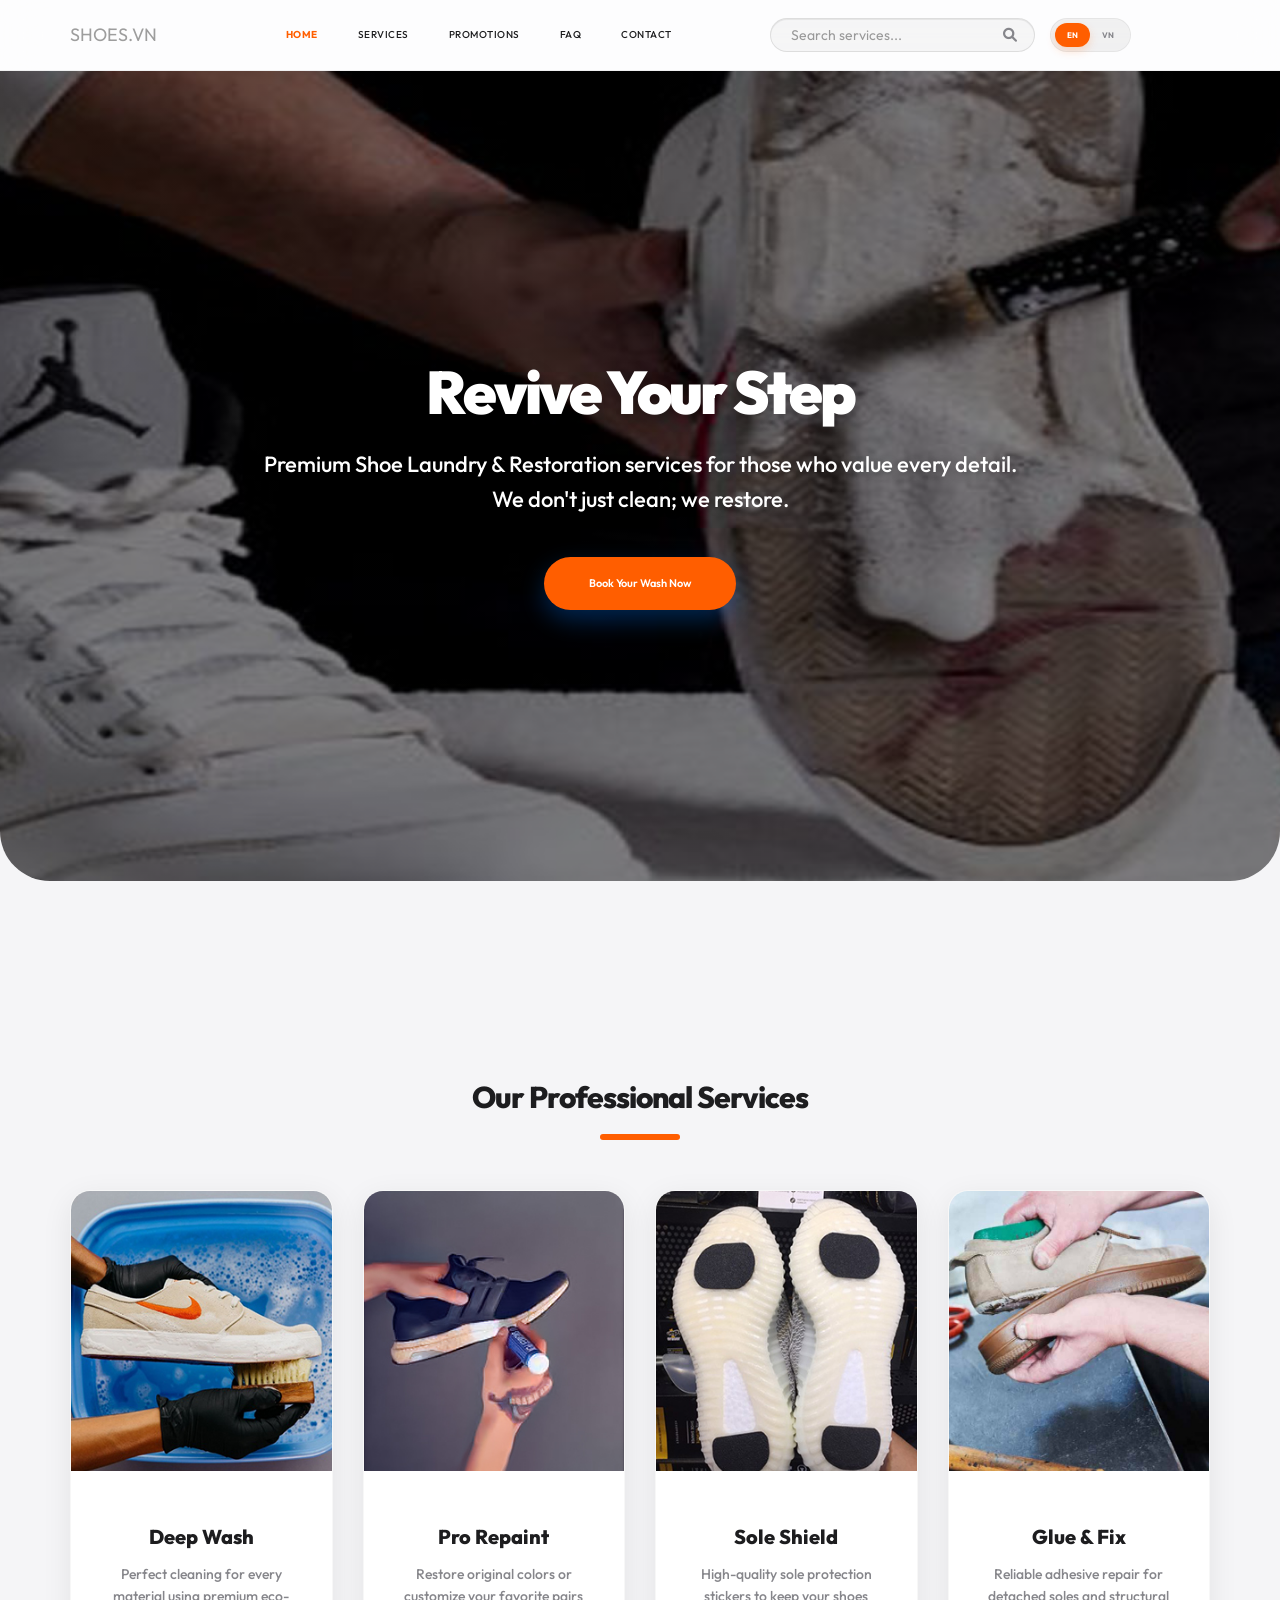
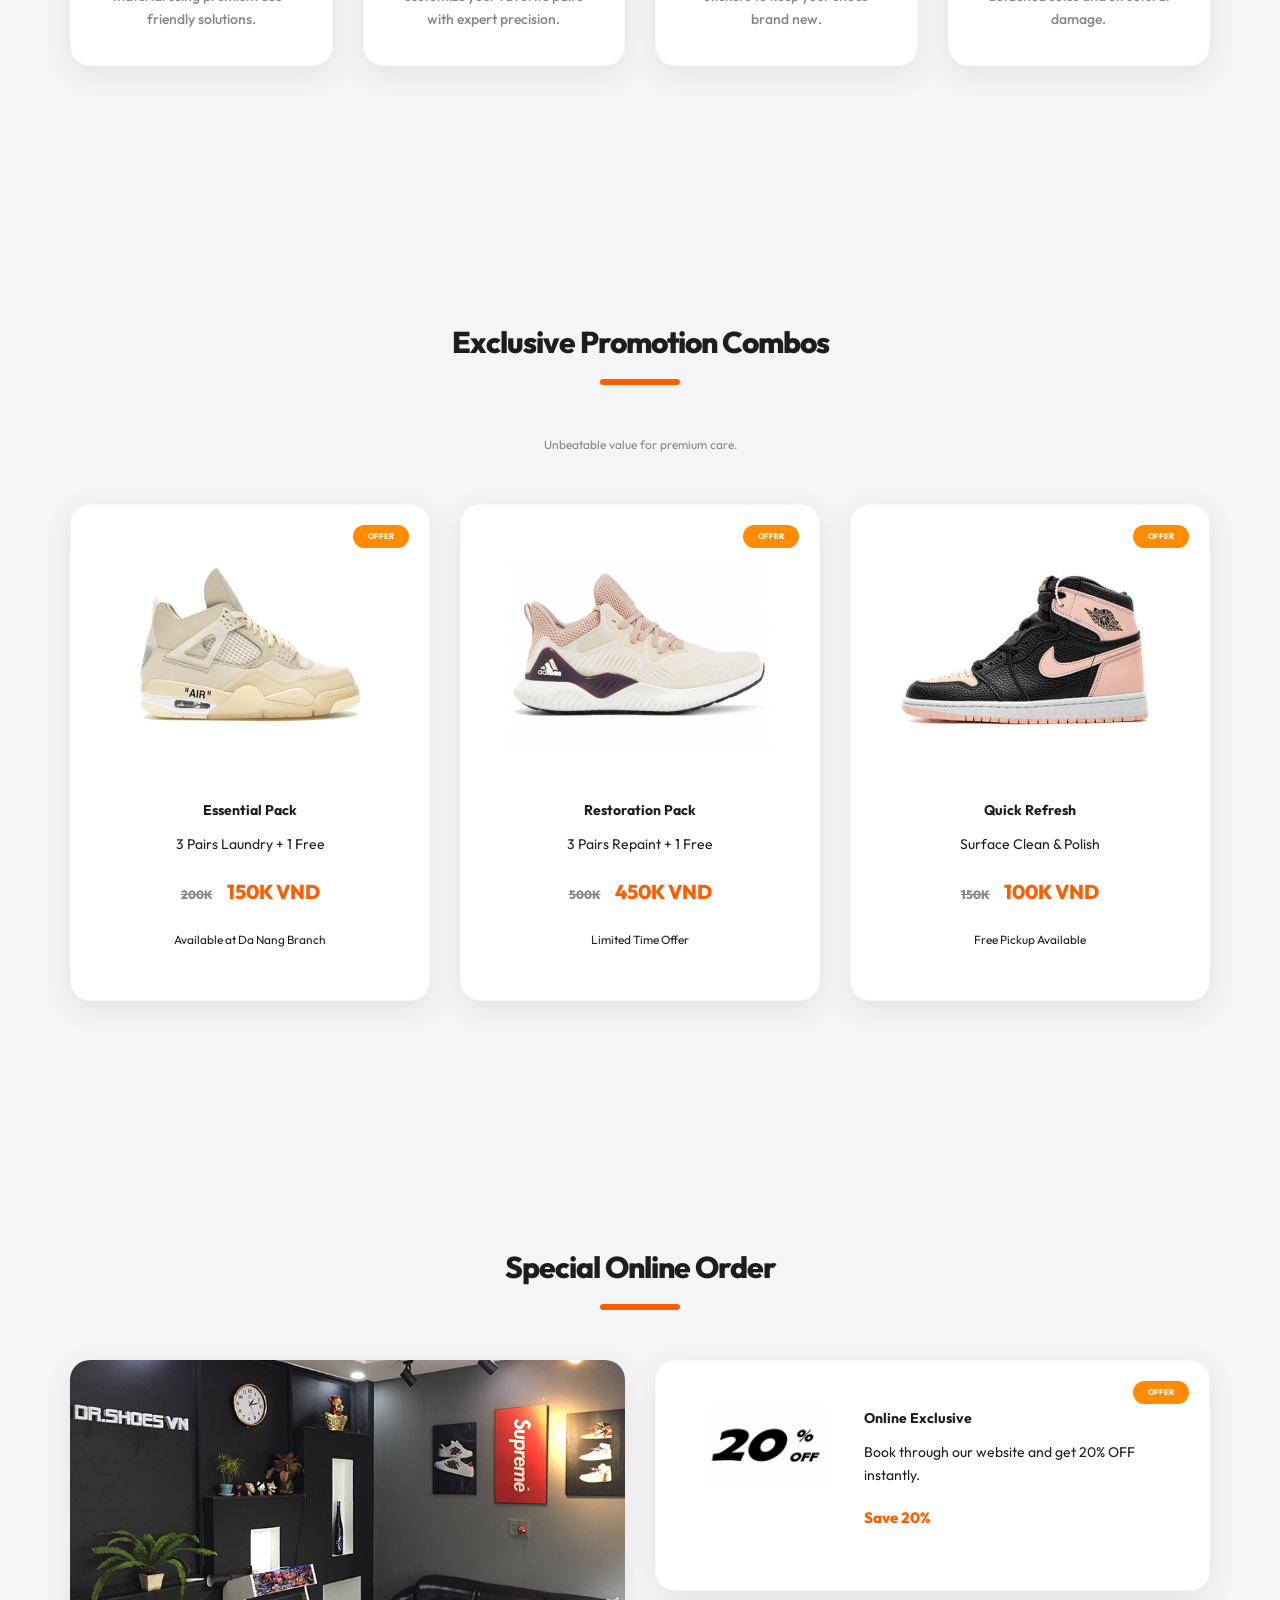
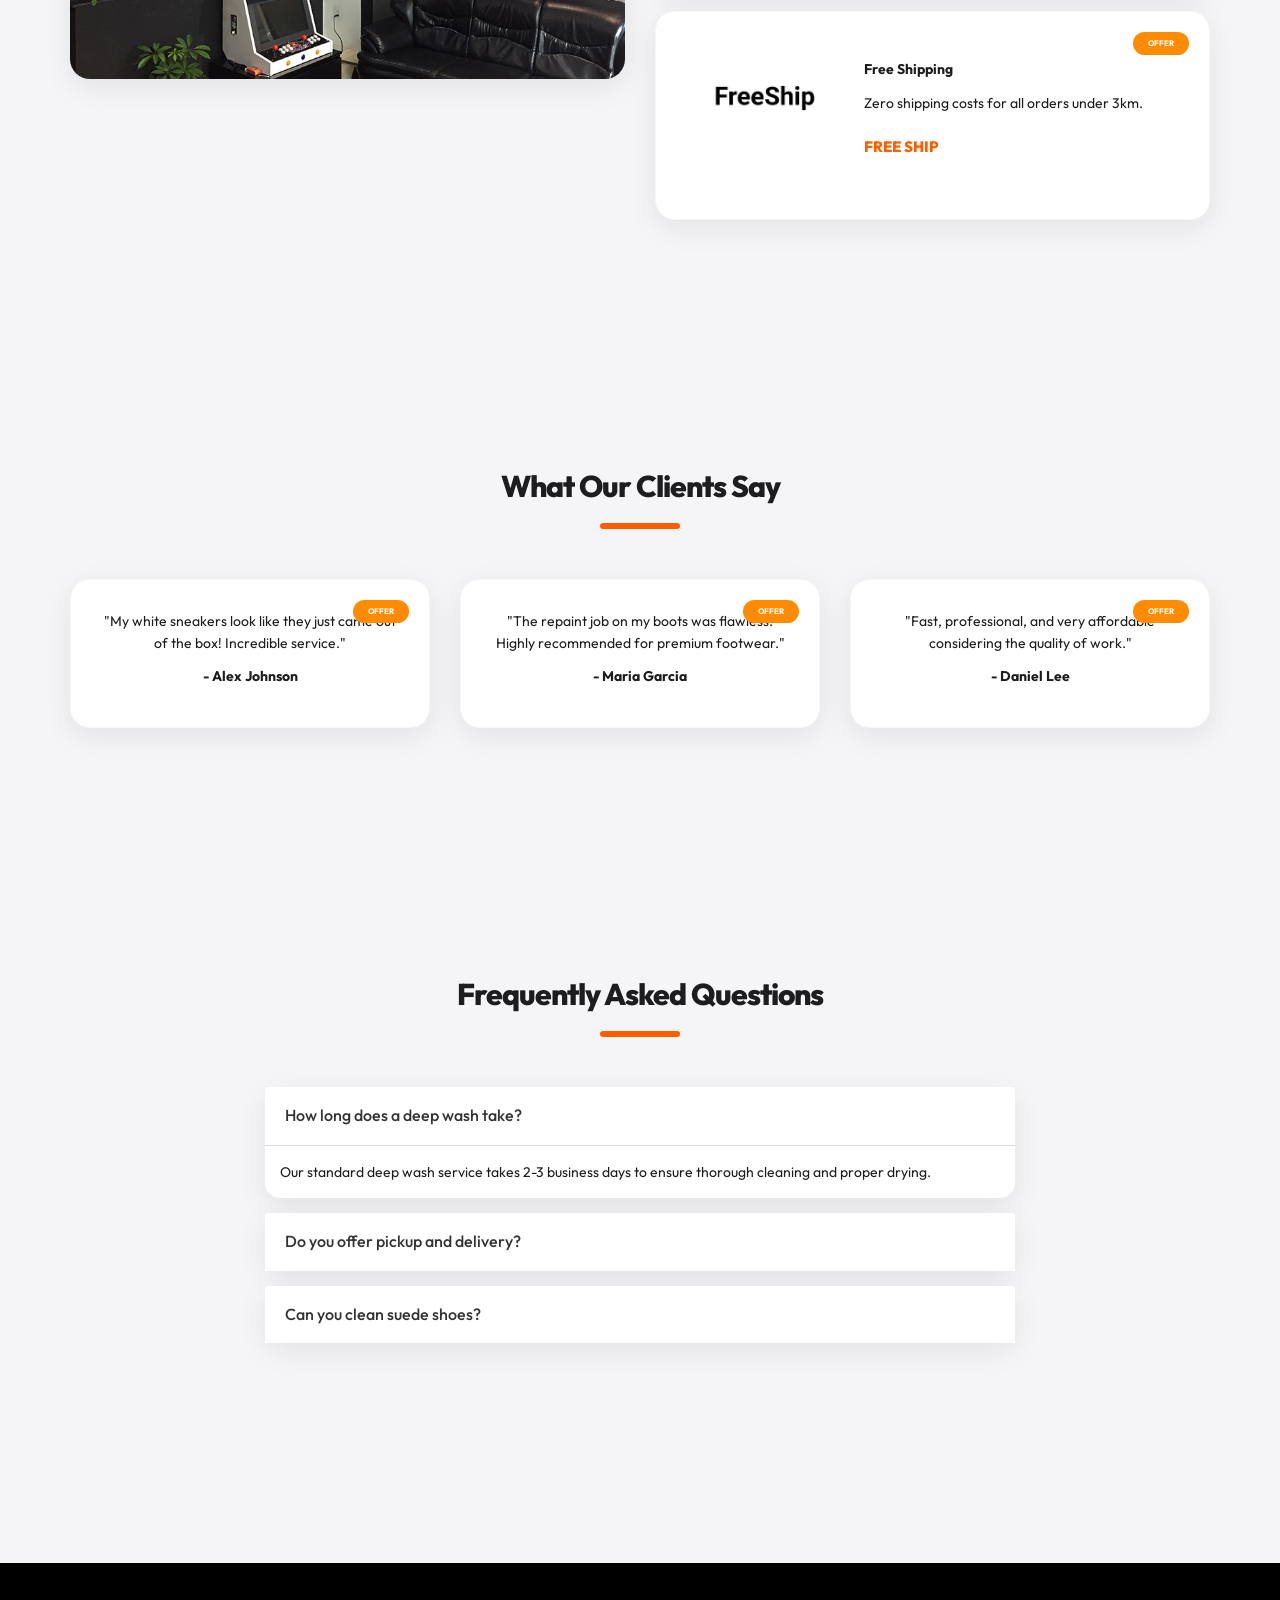
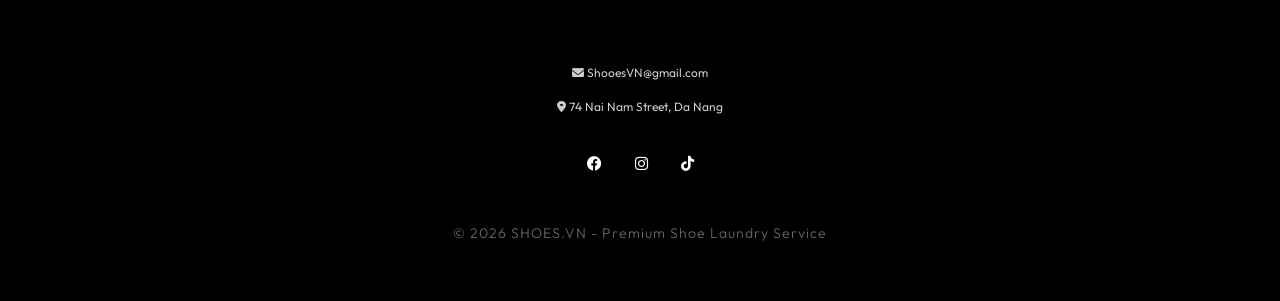
<file: index.html>
<!DOCTYPE html>
<html lang="en">

<head>
    <title data-i18n="title">Premium Shoe Laundry Shop | Shoes.VN</title>
    <meta charset="utf-8">
    <meta name="viewport" content="width=device-width, initial-scale=1">
    <meta name="description"
        content="Professional shoe laundry service in Da Nang. Premium care for your sneakers, boots, and leather shoes.">

    <!-- Fonts -->
    <link href="https://fonts.googleapis.com/css2?family=Outfit:wght@300;400;600;700;800&display=swap" rel="stylesheet">

    <!-- Bootstrap -->
    <link href="css/bootstrap.min.css" rel="stylesheet">
    <link href="styleindex.css" rel="stylesheet">

    <!-- Icons (Optional but nice) -->
    <link rel="stylesheet" href="https://cdnjs.cloudflare.com/ajax/libs/font-awesome/6.0.0/css/all.min.css">
</head>

<body>

    <!-- Navbar -->
    <nav class="navbar navbar-inverse" role="navigation">
        <div class="container">
            <div class="navbar-header">
                <button type="button" class="navbar-toggle" data-toggle="collapse" data-target="#main-nav">
                    <span class="sr-only">Toggle navigation</span>
                    <span class="icon-bar"></span>
                    <span class="icon-bar"></span>
                    <span class="icon-bar"></span>
                </button>
                <a class="navbar-brand" href="index.html">SHOES.VN</a>
            </div>

            <div class="collapse navbar-collapse" id="main-nav">
                <ul class="nav navbar-nav">
                    <li class="active"><a href="index.html" data-i18n="nav_home">Home</a></li>
                    <li><a href="#services" data-i18n="nav_services">Services</a></li>
                    <li><a href="#promotions" data-i18n="nav_promotions">Promotions</a></li>
                    <li><a href="#faq" data-i18n="nav_faq">FAQ</a></li>
                    <li><a href="contact.html" data-i18n="nav_contact">Contact</a></li>
                </ul>

                <div class="navbar-right">
                    <form class="navbar-form" role="search" style="margin: 0; padding: 0;">
                        <div class="form-group search-wrapper">
                            <input type="text" class="form-control" placeholder="Search services..."
                                data-i18n="search_placeholder">
                            <i class="fas fa-search search-icon"></i>
                        </div>
                    </form>
                    <div class="lang-switcher">
                        <button class="lang-btn active" onclick="changeLanguage('en')">EN</button>
                        <button class="lang-btn" onclick="changeLanguage('vi')">VN</button>
                    </div>
                </div>
            </div>
        </div>
    </nav>

    <!-- Hero Section -->
    <header class="hero-section">
        <div class="hero-content">
            <h1 data-i18n="hero_title">Revive Your Step</h1>
            <p data-i18n="hero_subtitle">Premium Shoe Laundry & Restoration services for those who value every detail.
                We don't just clean; we
                restore.</p>
            <a href="contact.html" class="btn-primary-modern" data-i18n="hero_btn">Book Your Wash Now</a>
        </div>
    </header>

    <main class="container">

        <!-- Services Section -->
        <section id="services" class="section-padding">
            <h2 data-i18n="services_title">Our Professional Services</h2>
            <div class="row">
                <div class="col-md-3 col-sm-6">
                    <div class="service-card">
                        <div class="img-wrapper">
                            <img src="images/service01.jpg" alt="Shoe Washing">
                        </div>
                        <div class="card-body">
                            <h3 data-i18n="service_1_title">Deep Wash</h3>
                            <p data-i18n="service_1_desc">Perfect cleaning for every material using premium eco-friendly
                                solutions.</p>
                        </div>
                    </div>
                </div>

                <div class="col-md-3 col-sm-6">
                    <div class="service-card">
                        <div class="img-wrapper">
                            <img src="images/service02.jpg" alt="Repaint">
                        </div>
                        <div class="card-body">
                            <h3 data-i18n="service_2_title">Pro Repaint</h3>
                            <p data-i18n="service_2_desc">Restore original colors or customize your favorite pairs with
                                expert precision.</p>
                        </div>
                    </div>
                </div>

                <div class="col-md-3 col-sm-6">
                    <div class="service-card">
                        <div class="img-wrapper">
                            <img src="images/service03.jpg" alt="Sole Protection">
                        </div>
                        <div class="card-body">
                            <h3 data-i18n="service_3_title">Sole Shield</h3>
                            <p data-i18n="service_3_desc">High-quality sole protection stickers to keep your shoes brand
                                new.</p>
                        </div>
                    </div>
                </div>

                <div class="col-md-3 col-sm-6">
                    <div class="service-card">
                        <div class="img-wrapper">
                            <img src="images/service04.jpg" alt="Glue Repair">
                        </div>
                        <div class="card-body">
                            <h3 data-i18n="service_4_title">Glue & Fix</h3>
                            <p data-i18n="service_4_desc">Reliable adhesive repair for detached soles and structural
                                damage.</p>
                        </div>
                    </div>
                </div>
            </div>
        </section>

        <!-- Promotions Section -->
        <section id="promotions" class="section-padding">
            <div class="row center">
                <div class="col-md-12">
                    <h2 data-i18n="promotions_title">Exclusive Promotion Combos</h2>
                    <p style="margin-bottom: 50px; font-size: 1.2rem; color: var(--text-muted);"
                        data-i18n="promotions_subtitle">Unbeatable value for
                        premium care.</p>
                </div>
            </div>

            <div class="row">
                <div class="col-md-4">
                    <div class="combo-card">
                        <img src="images/combo01.PNG" alt="Combo 1">
                        <h4 data-i18n="combo_1_title">Essential Pack</h4>
                        <p data-i18n="combo_1_desc">3 Pairs Laundry + 1 Free</p>
                        <div class="price-tag"><del>200K</del> 150K VND</div>
                        <p><small>Available at Da Nang Branch</small></p>
                    </div>
                </div>

                <div class="col-md-4">
                    <div class="combo-card">
                        <img src="images/combo02.PNG" alt="Combo 2">
                        <h4 data-i18n="combo_2_title">Restoration Pack</h4>
                        <p data-i18n="combo_2_desc">3 Pairs Repaint + 1 Free</p>
                        <div class="price-tag"><del>500K</del> 450K VND</div>
                        <p><small>Limited Time Offer</small></p>
                    </div>
                </div>

                <div class="col-md-4">
                    <div class="combo-card">
                        <img src="images/combo03.PNG" alt="Combo 3">
                        <h4 data-i18n="combo_3_title">Quick Refresh</h4>
                        <p data-i18n="combo_3_desc">Surface Clean & Polish</p>
                        <div class="price-tag"><del>150K</del> 100K VND</div>
                        <p><small>Free Pickup Available</small></p>
                    </div>
                </div>
            </div>
        </section>

        <!-- Online Order Section -->
        <section class="section-padding">
            <h2 data-i18n="order_title">Special Online Order</h2>
            <div class="row">
                <div class="col-md-6">
                    <div style="border-radius: 20px; overflow: hidden; box-shadow: var(--shadow-soft);">
                        <img class="img-responsive" src="images/orderOnline.jpg" alt="Order Online">
                    </div>
                </div>
                <div class="col-md-6">
                    <div class="row">
                        <div class="col-md-12">
                            <div class="combo-card" style="margin-bottom: 20px; text-align: left;">
                                <div class="row">
                                    <div class="col-xs-4">
                                        <img src="images/sale20.png" alt="20% Off" class="img-responsive">
                                    </div>
                                    <div class="col-xs-8">
                                        <h4 data-i18n="online_exclusive_title">Online Exclusive</h4>
                                        <p data-i18n="online_exclusive_desc">Book through our website and get 20% OFF
                                            instantly.</p>
                                        <div class="price-tag" style="font-size: 1.5rem;" data-i18n="save_20">Save 20%
                                        </div>
                                    </div>
                                </div>
                            </div>
                        </div>
                        <div class="col-md-12">
                            <div class="combo-card" style="text-align: left;">
                                <div class="row">
                                    <div class="col-xs-4">
                                        <img src="images/camau.jpg" alt="Free Shipping" class="img-responsive">
                                    </div>
                                    <div class="col-xs-8">
                                        <h4 data-i18n="free_shipping_title">Free Shipping</h4>
                                        <p data-i18n="free_shipping_desc">Zero shipping costs for all orders under 3km.
                                        </p>
                                        <div class="price-tag" style="font-size: 1.5rem;" data-i18n="free_ship_tag">FREE
                                            SHIP</div>
                                    </div>
                                </div>
                            </div>
                        </div>
                    </div>
                </div>
            </div>
        </section>

        <!-- Testimonials -->
        <section id="testimonials" class="section-padding">
            <h2 data-i18n="testimonials_title">What Our Clients Say</h2>
            <div class="row">
                <div class="col-md-4">
                    <div class="combo-card" style="padding: 30px;">
                        <p>"My white sneakers look like they just came out of the box! Incredible service."</p>
                        <p><strong>- Alex Johnson</strong></p>
                    </div>
                </div>
                <div class="col-md-4">
                    <div class="combo-card" style="padding: 30px;">
                        <p>"The repaint job on my boots was flawless. Highly recommended for premium footwear."</p>
                        <p><strong>- Maria Garcia</strong></p>
                    </div>
                </div>
                <div class="col-md-4">
                    <div class="combo-card" style="padding: 30px;">
                        <p>"Fast, professional, and very affordable considering the quality of work."</p>
                        <p><strong>- Daniel Lee</strong></p>
                    </div>
                </div>
            </div>
        </section>

        <!-- FAQ Section -->
        <section id="faq" class="section-padding">
            <h2 data-i18n="faq_title">Frequently Asked Questions</h2>
            <div class="row">
                <div class="col-md-8 col-md-offset-2">
                    <div class="panel-group" id="accordion">
                        <div class="panel panel-default"
                            style="border-radius: 15px; border: none; box-shadow: var(--shadow-soft); margin-bottom: 15px;">
                            <div class="panel-heading" style="background: white; padding: 20px;">
                                <h4 class="panel-title">
                                    <a data-toggle="collapse" data-parent="#accordion" href="#collapse1"
                                        data-i18n="faq_1_q">How long does a
                                        deep wash take?</a>
                                </h4>
                            </div>
                            <div id="collapse1" class="panel-collapse collapse in">
                                <div class="panel-body" data-i18n="faq_1_a">Our standard deep wash service takes 2-3
                                    business days to ensure
                                    thorough cleaning and proper drying.</div>
                            </div>
                        </div>
                        <div class="panel panel-default"
                            style="border-radius: 15px; border: none; box-shadow: var(--shadow-soft); margin-bottom: 15px;">
                            <div class="panel-heading" style="background: white; padding: 20px;">
                                <h4 class="panel-title">
                                    <a data-toggle="collapse" data-parent="#accordion" href="#collapse2"
                                        data-i18n="faq_2_q">Do you offer
                                        pickup and delivery?</a>
                                </h4>
                            </div>
                            <div id="collapse2" class="panel-collapse collapse">
                                <div class="panel-body" data-i18n="faq_2_a">Yes, we offer free pickup and delivery for
                                    orders within 3km. A
                                    small fee applies for greater distances.</div>
                            </div>
                        </div>
                        <div class="panel panel-default"
                            style="border-radius: 15px; border: none; box-shadow: var(--shadow-soft); margin-bottom: 15px;">
                            <div class="panel-heading" style="background: white; padding: 20px;">
                                <h4 class="panel-title">
                                    <a data-toggle="collapse" data-parent="#accordion" href="#collapse3"
                                        data-i18n="faq_3_q">Can you clean
                                        suede shoes?</a>
                                </h4>
                            </div>
                            <div id="collapse3" class="panel-collapse collapse">
                                <div class="panel-body" data-i18n="faq_3_a">Absolutely! We use specialized cleaning
                                    methods and brushes for
                                    delicate materials like suede and nubuck.</div>
                            </div>
                        </div>
                    </div>
                </div>
            </div>
        </section>

    </main>

    <!-- Footer -->
    <footer class="footer">
        <div class="container footer-content">
            <p><i class="fas fa-envelope"></i> ShooesVN@gmail.com</p>
            <p><i class="fas fa-map-marker-alt"></i> <span data-i18n="footer_address">74 Nai Nam Street, Da Nang</span>
            </p>
            <div style="margin-top: 20px;">
                <a href="#" style="color: white; margin: 0 15px; font-size: 1.5rem;"><i class="fab fa-facebook"></i></a>
                <a href="#" style="color: white; margin: 0 15px; font-size: 1.5rem;"><i
                        class="fab fa-instagram"></i></a>
                <a href="#" style="color: white; margin: 0 15px; font-size: 1.5rem;"><i class="fab fa-tiktok"></i></a>
            </div>
            <h5 data-i18n="footer_copy">&copy; 2026 SHOES.VN - Premium Shoe Laundry Service</h5>
        </div>
    </footer>

    <script src="js/Jquery.js"></script>
    <script src="js/bootstrap.min.js"></script>
    <script src="js/i18n.js"></script>
    <script>
        // Smooth scrolling for anchor links
        $(document).ready(function () {
            $('a[href*="#"]').not('[data-toggle="collapse"]').on('click', function (event) {
                if (this.hash !== "") {
                    event.preventDefault();
                    var hash = this.hash;
                    $('html, body').animate({
                        scrollTop: $(hash).offset().top - 80
                    }, 800, function () {
                        window.location.hash = hash;
                    });
                }
            });
        });
    </script>
</body>

</html>
</file>
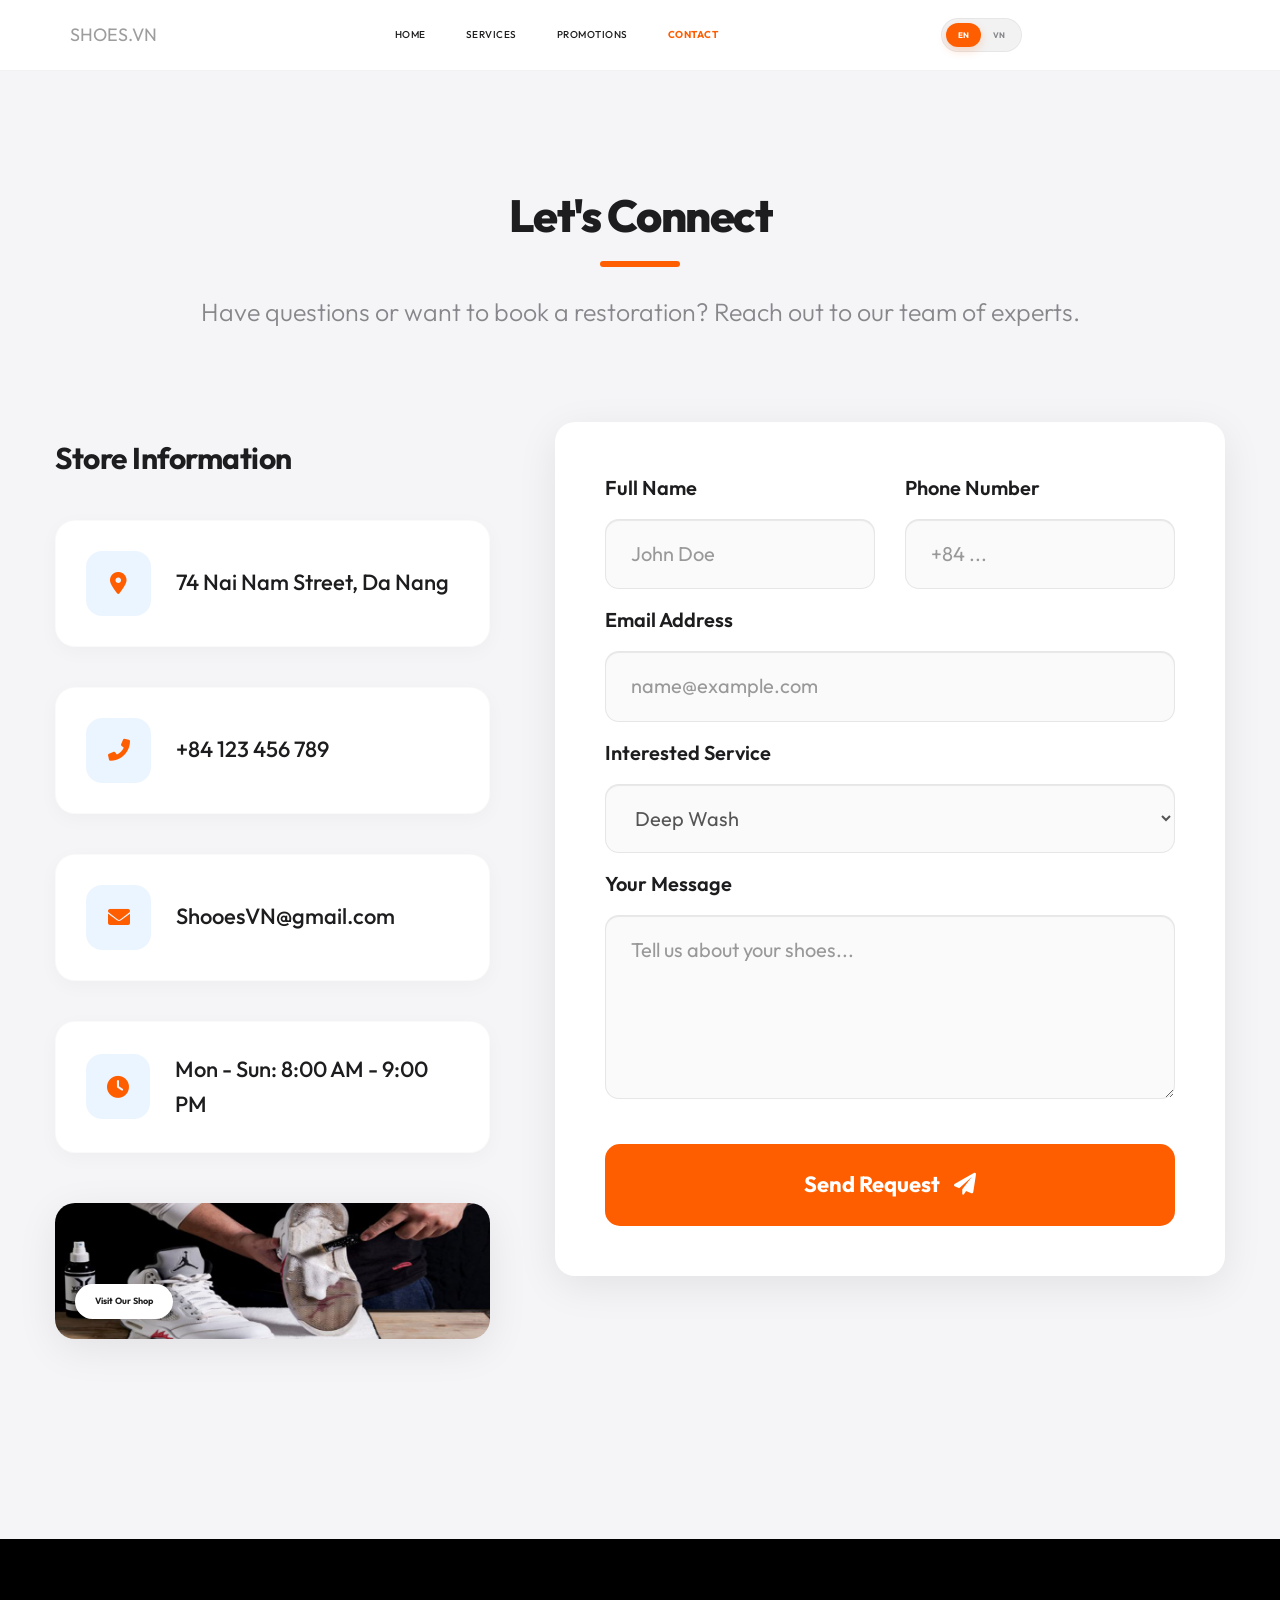
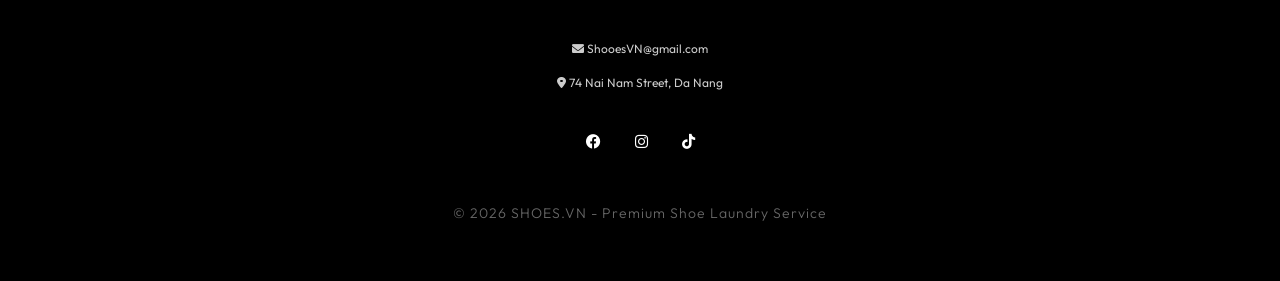
<file: contact.html>
<!DOCTYPE html>
<html lang="en">

<head>
    <meta charset="UTF-8">
    <meta http-equiv="X-UA-Compatible" content="IE=edge">
    <meta name="viewport" content="width=device-width, initial-scale=1.0">
    <title data-i18n="contact_title">Contact Us | Shoes.VN</title>
    
    <!-- Fonts -->
    <link href="https://fonts.googleapis.com/css2?family=Outfit:wght@300;400;600;700;800&display=swap" rel="stylesheet">
    
    <!-- Bootstrap -->
    <link href="css/bootstrap.min.css" rel="stylesheet">
    <link href="styleindex.css" rel="stylesheet">
    <link href="stylecontact.css" rel="stylesheet">
    
    <!-- Icons -->
    <link rel="stylesheet" href="https://cdnjs.cloudflare.com/ajax/libs/font-awesome/6.0.0/css/all.min.css">
</head>

<body>

    <!-- Navbar -->
    <nav class="navbar navbar-inverse" role="navigation">
        <div class="container">
            <div class="navbar-header">
                <button type="button" class="navbar-toggle" data-toggle="collapse"
                    data-target="#main-nav">
                    <span class="sr-only">Toggle navigation</span>
                    <span class="icon-bar"></span>
                    <span class="icon-bar"></span>
                    <span class="icon-bar"></span>
                </button>
                <a class="navbar-brand" href="index.html">SHOES.VN</a>
            </div>

            <div class="collapse navbar-collapse" id="main-nav">
                <ul class="nav navbar-nav">
                    <li><a href="index.html" data-i18n="nav_home">Home</a></li>
                    <li><a href="index.html#services" data-i18n="nav_services">Services</a></li>
                    <li><a href="index.html#promotions" data-i18n="nav_promotions">Promotions</a></li>
                    <li class="active"><a href="contact.html" data-i18n="nav_contact">Contact</a></li>
                </ul>
                <div class="navbar-right">
                    <div class="lang-switcher">
                        <button class="lang-btn active" onclick="changeLanguage('en')">EN</button>
                        <button class="lang-btn" onclick="changeLanguage('vi')">VN</button>
                    </div>
                </div>
            </div>
        </div>
    </nav>

    <div class="container contact-container">
        <div class="row">
            <div class="col-md-12 text-center contact-header">
                <h2 data-i18n="connect_h2">Let's Connect</h2>
                <p data-i18n="connect_p">Have questions or want to book a restoration? Reach out to our team of experts.</p>
            </div>
        </div>
        
        <div class="row">
            <div class="col-md-5 contact-info">
                <h3 data-i18n="store_info">Store Information</h3>
                <div class="info-item">
                    <span><i class="fas fa-map-marker-alt"></i></span>
                    <p data-i18n="footer_address">74 Nai Nam Street, Da Nang</p>
                </div>
                <div class="info-item">
                    <span><i class="fas fa-phone-alt"></i></span>
                    <p>+84 123 456 789</p>
                </div>
                <div class="info-item">
                    <span><i class="fas fa-envelope"></i></span>
                    <p>ShooesVN@gmail.com</p>
                </div>
                <div class="info-item">
                    <span><i class="fas fa-clock"></i></span>
                    <p data-i18n="opening_hours">Mon - Sun: 8:00 AM - 9:00 PM</p>
                </div>

                <div class="map-placeholder">
                    <img src="images/Shoes_Banner.jpg" class="img-responsive" alt="Our Shop Location">
                </div>
            </div>

            <div class="col-md-7">
                <div class="contact-form-wrapper">
                    <form>
                        <div class="row">
                            <div class="col-md-6">
                                <div class="form-group">
                                    <label for="fullname" data-i18n="label_name">Full Name</label>
                                    <input type="text" class="form-control custom-input" id="fullname"
                                        placeholder="John Doe" data-i18n="placeholder_name">
                                </div>
                            </div>
                            <div class="col-md-6">
                                <div class="form-group">
                                    <label for="phone" data-i18n="label_phone">Phone Number</label>
                                    <input type="text" class="form-control custom-input" id="phone"
                                        placeholder="+84 ..." data-i18n="placeholder_phone">
                                </div>
                            </div>
                        </div>
                        <div class="form-group">
                            <label for="email" data-i18n="label_email">Email Address</label>
                            <input type="email" class="form-control custom-input" id="email"
                                placeholder="name@example.com" data-i18n="placeholder_email">
                        </div>
                        <div class="form-group">
                            <label for="service" data-i18n="label_service">Interested Service</label>
                            <select class="form-control custom-input" id="service">
                                <option data-i18n="service_1_title">Deep Wash</option>
                                <option data-i18n="service_2_title">Pro Repaint</option>
                                <option data-i18n="service_3_title">Sole Shield</option>
                                <option data-i18n="service_4_title">Glue & Fix</option>
                            </select>
                        </div>
                        <div class="form-group">
                            <label for="message" data-i18n="label_message">Your Message</label>
                            <textarea class="form-control custom-input" id="message" rows="5"
                                placeholder="Tell us about your shoes..." data-i18n="placeholder_message"></textarea>
                        </div>
                        <button type="button" class="btn btn-send" id="send" data-i18n="btn_send">
                            Send Request <i class="fas fa-paper-plane" style="margin-left: 10px;"></i>
                        </button>
                    </form>
                </div>
            </div>
        </div>
    </div>

    <!-- Footer -->
    <footer class="footer">
        <div class="container footer-content">
            <p><i class="fas fa-envelope"></i> ShooesVN@gmail.com</p>
            <p><i class="fas fa-map-marker-alt"></i> <span data-i18n="footer_address">74 Nai Nam Street, Da Nang</span></p>
            <div style="margin-top: 20px;">
                <a href="#" style="color: white; margin: 0 15px; font-size: 1.5rem;"><i class="fab fa-facebook"></i></a>
                <a href="#" style="color: white; margin: 0 15px; font-size: 1.5rem;"><i class="fab fa-instagram"></i></a>
                <a href="#" style="color: white; margin: 0 15px; font-size: 1.5rem;"><i class="fab fa-tiktok"></i></a>
            </div>
            <h5 data-i18n="footer_copy">&copy; 2026 SHOES.VN - Premium Shoe Laundry Service</h5>
        </div>
    </footer>

    <script src="js/Jquery.js"></script>
    <script src="js/bootstrap.min.js"></script>
    <script src="js/i18n.js"></script>
    <script src="mycode.js"></script>
</body>

</html>
</file>
<file: styleindex.css>
:root {
    --primary: #FF5E00;
    /* Vibrant Orange */
    --primary-hover: #E65500;
    --secondary: #FF8C00;
    --bg-light: #F5F5F7;
    --surface: rgba(255, 255, 255, 0.8);
    --text-main: #1D1D1F;
    --text-muted: #86868B;
    --border-radius: 20px;
    --shadow-soft: 0 8px 30px rgba(0, 0, 0, 0.08);
    --shadow-glow: 0 0 25px rgba(255, 94, 0, 0.4);
    --transition: all 0.4s cubic-bezier(0.16, 1, 0.3, 1);
}

* {
    margin: 0;
    padding: 0;
    box-sizing: border-box;
}

body {
    font-family: 'Outfit', -apple-system, BlinkMacSystemFont, "Segoe UI", Roboto, sans-serif;
    background-color: var(--bg-light);
    color: var(--text-main);
    line-height: 1.6;
    overflow-x: hidden;
}

/* Navbar Modernization */
.navbar {
    background: var(--surface) !important;
    backdrop-filter: blur(20px);
    -webkit-backdrop-filter: blur(20px);
    border-bottom: 1px solid rgba(0, 0, 0, 0.05) !important;
    padding: 10px 0;
    transition: var(--transition);
    position: sticky;
    top: 0;
    z-index: 1000;
    margin-bottom: 0 !important;
    border-radius: 0 !important;
}

.navbar-inverse .navbar-nav>li>a {
    color: var(--text-main) !important;
    font-weight: 500;
    font-size: 1rem;
    padding: 15px 20px;
    transition: var(--transition);
    text-transform: uppercase;
    letter-spacing: 0.5px;
}

.navbar-inverse .navbar-nav>li>a:hover {
    color: var(--primary) !important;
}

.navbar-inverse .navbar-nav>.active>a,
.navbar-inverse .navbar-nav>.active>a:hover,
.navbar-inverse .navbar-nav>.active>a:focus,
.navbar-inverse .navbar-nav>.active {
    background: transparent !important;
    background-color: transparent !important;
    color: var(--primary) !important;
    font-weight: 700;
    box-shadow: none !important;
}

.navbar-inverse .navbar-nav>li>a:focus,
.navbar-inverse .navbar-nav>li>a:hover {
    background: transparent !important;
    color: var(--primary) !important;
}

/* Search Box with Icon */
.search-wrapper {
    position: relative;
}

.search-icon {
    position: absolute;
    right: 18px;
    top: 50%;
    transform: translateY(-50%);
    color: var(--text-muted);
    font-size: 1.4rem;
    font-weight: 900;
    pointer-events: none;
    transition: var(--transition);
}

.search-wrapper .form-control {
    padding-right: 40px !important;
    padding-left: 20px !important;
    border-radius: 20px !important;
    border: 1px solid rgba(0, 0, 0, 0.1) !important;
    background: rgba(0, 0, 0, 0.03) !important;
    transition: var(--transition);
}

.search-wrapper .form-control:focus {
    background: white !important;
    border-color: var(--primary) !important;
    box-shadow: 0 0 0 4px rgba(255, 94, 0, 0.1) !important;
}

.search-wrapper .form-control:focus+.search-icon {
    color: var(--primary);
}

/* Hero Section */
.hero-section {
    position: relative;
    height: 90vh;
    display: flex;
    align-items: center;
    justify-content: center;
    background: linear-gradient(rgba(0, 0, 0, 0.5), rgba(0, 0, 0, 0.5)), url('images/Shoes_Banner.jpg');
    background-size: cover;
    background-position: center;
    background-attachment: fixed;
    color: white;
    text-align: center;
    margin-bottom: 80px;
    border-radius: 0 0 50px 50px;
}

.hero-content {
    max-width: 800px;
    padding: 20px;
}

.hero-content h1 {
    font-size: 6rem;
    font-weight: 900;
    margin-bottom: 25px;
    letter-spacing: -3px;
    line-height: 1;
    animation: fadeInUp 1s ease-out;
    text-shadow: 0 5px 15px rgba(0, 0, 0, 0.3);
}

.hero-content p {
    font-size: 2.2rem;
    margin-bottom: 40px;
    opacity: 1;
    font-weight: 500;
    animation: fadeInUp 1s ease-out 0.2s backwards;
    text-shadow: 0 2px 10px rgba(0, 0, 0, 0.3);
}

.btn-primary-modern {
    background: var(--primary);
    color: white !important;
    padding: 18px 45px;
    border-radius: 50px;
    font-weight: 600;
    text-decoration: none;
    transition: var(--transition);
    display: inline-block;
    border: none;
    font-size: 1.1rem;
    box-shadow: 0 10px 25px rgba(0, 122, 255, 0.3);
    animation: fadeInUp 1s ease-out 0.4s backwards;
}

.btn-primary-modern:hover {
    transform: translateY(-5px) scale(1.05);
    box-shadow: var(--shadow-glow);
    background: var(--primary-hover);
    animation: pulseGlow 1s infinite;
}

@keyframes pulseGlow {
    0% {
        box-shadow: 0 0 0 0 rgba(255, 94, 0, 0.7);
    }

    70% {
        box-shadow: 0 0 0 15px rgba(255, 94, 0, 0);
    }

    100% {
        box-shadow: 0 0 0 0 rgba(255, 94, 0, 0);
    }
}

/* Section Styling */
.section-padding {
    padding: 100px 0;
}

h2 {
    font-size: 3rem;
    font-weight: 800;
    margin-bottom: 50px;
    text-align: center;
    letter-spacing: -1px;
}

h2::after {
    content: '';
    display: block;
    width: 80px;
    height: 6px;
    background: var(--primary);
    margin: 20px auto 0;
    border-radius: 3px;
}

/* Service Cards */
.service-card {
    background: white;
    border-radius: var(--border-radius);
    overflow: hidden;
    box-shadow: var(--shadow-soft);
    transition: var(--transition);
    margin-bottom: 40px;
    height: 100%;
    border: 1px solid rgba(0, 0, 0, 0.03);
}

.service-card:hover {
    transform: translateY(-15px);
    box-shadow: 0 30px 60px rgba(0, 0, 0, 0.12);
}

.service-card .img-wrapper {
    height: 280px;
    overflow: hidden;
}

.service-card img {
    width: 100%;
    height: 100%;
    object-fit: cover;
    transition: var(--transition);
}

.service-card:hover img {
    transform: scale(1.1);
}

.service-card .card-body {
    padding: 35px;
    text-align: center;
}

.service-card h3 {
    font-size: 2rem;
    font-weight: 800;
    margin-bottom: 15px;
    color: var(--text-main);
}

.service-card p {
    color: var(--text-muted);
    font-size: 1.4rem;
    font-weight: 500;
    margin-bottom: 0;
}

/* Combo Cards */
.combo-card {
    background: white;
    border-radius: var(--border-radius);
    padding: 40px;
    text-align: center;
    box-shadow: var(--shadow-soft);
    transition: var(--transition);
    margin-bottom: 30px;
    border: 1px solid rgba(0, 0, 0, 0.03);
    position: relative;
}

.combo-card::before {
    content: 'OFFER';
    position: absolute;
    top: 20px;
    right: 20px;
    background: var(--secondary);
    color: white;
    padding: 5px 15px;
    border-radius: 20px;
    font-size: 0.8rem;
    font-weight: 700;
}

.combo-card:hover {
    transform: translateY(-10px);
}

.combo-card img {
    border-radius: 15px;
    margin-bottom: 25px;
    width: 100%;
}

.combo-card h4 {
    font-size: 1.4rem;
    font-weight: 700;
    margin-bottom: 15px;
}

.combo-card .price-tag {
    font-size: 2rem;
    font-weight: 800;
    color: var(--primary);
    margin: 20px 0;
}

.combo-card del {
    color: var(--text-muted);
    font-size: 1.2rem;
    margin-right: 10px;
}

/* Footer */
.footer {
    background: #000 !important;
    color: white !important;
    padding: 100px 0 50px;
    margin-top: 100px;
}

.footer-content {
    display: flex;
    flex-direction: column;
    align-items: center;
}

.footer p {
    font-size: 1.2rem;
    opacity: 0.8;
    margin-bottom: 15px;
}

.footer h5 {
    margin-top: 50px;
    opacity: 0.4;
    font-weight: 300;
    letter-spacing: 1px;
}

/* Animations */
@keyframes fadeInUp {
    from {
        opacity: 0;
        transform: translateY(30px);
    }

    to {
        opacity: 1;
        transform: translateY(0);
    }
}

.center {
    text-align: center;
}

/* Responsive */
@media (max-width: 992px) {
    .hero-content h1 {
        font-size: 3.5rem;
    }
}

@media (max-width: 768px) {
    .hero-section {
        height: 70vh;
    }

    .hero-content h1 {
        font-size: 2.8rem;
    }

    h2 {
        font-size: 2.2rem;
    }
}

/* Language Switcher */
.navbar-right {
    display: flex !important;
    align-items: center;
    float: right !important;
    /* Restore float for BS3 compatibility */
    margin-right: -15px;
    /* Pull to the very edge of the container */
}

.collapse.navbar-collapse {
    display: flex !important;
    justify-content: space-between;
    align-items: center;
}

@media (max-width: 768px) {
    .collapse.navbar-collapse {
        display: block !important;
    }
}

.lang-switcher {
    display: flex;
    align-items: center;
    background: rgba(0, 0, 0, 0.05);
    padding: 4px;
    border-radius: 30px;
    margin-left: 15px;
    border: 1px solid rgba(0, 0, 0, 0.05);
}

.lang-btn {
    border: none;
    background: transparent;
    padding: 6px 12px;
    border-radius: 20px;
    cursor: pointer;
    font-size: 0.8rem;
    font-weight: 700;
    color: var(--text-muted);
    transition: var(--transition);
}

.lang-btn.active {
    background: var(--primary);
    color: white;
    box-shadow: 0 4px 10px rgba(255, 94, 0, 0.2);
}

@media (max-width: 768px) {
    .navbar-right {
        flex-direction: row;
        justify-content: flex-start;
        padding: 10px 15px;
        width: 100%;
    }

    .navbar-form {
        margin: 0 !important;
        padding: 0 !important;
        flex-grow: 1;
    }

    .lang-switcher {
        margin-left: 10px;
    }
}
</file>
<file: stylecontact.css>
:root {
    --primary: #FF5E00; /* Vibrant Orange */
    --primary-hover: #E65500;
    --accent: #FFD700; /* Gold for highlights */
    --bg-light: #F5F5F7;
    --surface: #ffffff;
    --text-main: #1D1D1F;
    --text-muted: #86868B;
    --border-radius: 20px;
    --shadow-soft: 0 10px 40px rgba(0, 0, 0, 0.08);
    --shadow-glow: 0 0 25px rgba(255, 94, 0, 0.4);
    --transition: all 0.4s cubic-bezier(0.16, 1, 0.3, 1);
}

.navbar-inverse .navbar-nav > .active > a,
.navbar-inverse .navbar-nav > .active > a:hover,
.navbar-inverse .navbar-nav > .active > a:focus,
.navbar-inverse .navbar-nav > .active {
    background: transparent !important;
    background-color: transparent !important;
    color: var(--primary) !important;
    font-weight: 700;
    box-shadow: none !important;
}

body {
    font-family: 'Outfit', sans-serif;
    background-color: var(--bg-light);
    color: var(--text-main);
    font-size: 18px;
}

.contact-container {
    padding: 100px 0;
}

.contact-header {
    margin-bottom: 80px;
}

.contact-header h2 {
    font-size: 4.5rem;
    font-weight: 800;
    letter-spacing: -1.5px;
    margin-bottom: 25px;
}

.contact-header p {
    font-size: 2.5rem;
    color: var(--text-muted);
    font-weight: 300;
}

/* Contact Info */
.contact-info {
    padding-right: 50px;
}

.contact-info h3 {
    font-size: 3rem;
    font-weight: 700;
    margin-bottom: 45px;
    letter-spacing: -0.5px;
}

.info-item {
    display: flex;
    align-items: center;
    margin-bottom: 40px;
    padding: 30px;
    background: white;
    border-radius: 20px;
    box-shadow: 0 5px 20px rgba(0, 0, 0, 0.03);
    transition: var(--transition);
    border: 1px solid rgba(0,0,0,0.02);
}

.info-item:hover {
    transform: translateX(10px) scale(1.02);
    box-shadow: var(--shadow-glow);
    background: #FFF5F0; /* Very light orange tint */
    border-color: var(--primary);
    animation: flashBorder 0.8s infinite alternate;
}

@keyframes flashBorder {
    from { border-color: var(--primary); }
    to { border-color: var(--accent); }
}

.info-item span {
    font-size: 2.2rem;
    color: var(--primary);
    margin-right: 25px;
    width: 65px;
    height: 65px;
    display: flex;
    align-items: center;
    justify-content: center;
    background: rgba(0, 122, 255, 0.08);
    border-radius: 16px;
}

.info-item p {
    margin: 0;
    font-size: 2.2rem;
    font-weight: 500;
    color: var(--text-main);
}

.map-placeholder {
    margin-top: 50px;
    border-radius: var(--border-radius);
    overflow: hidden;
    box-shadow: var(--shadow-soft);
    position: relative;
}

.map-placeholder::after {
    content: 'Visit Our Shop';
    position: absolute;
    bottom: 20px;
    left: 20px;
    background: var(--surface);
    padding: 10px 20px;
    border-radius: 30px;
    font-weight: 700;
    font-size: 0.9rem;
    box-shadow: 0 5px 20px rgba(0, 0, 0, 0.1);
}

/* Form Styling */
.contact-form-wrapper {
    background: #ffffff;
    padding: 50px;
    border-radius: var(--border-radius);
    box-shadow: var(--shadow-soft);
}

.form-group label {
    font-weight: 600;
    color: var(--text-main);
    margin-bottom: 15px;
    font-size: 2rem;
}

.custom-input {
    border: 1px solid rgba(0, 0, 0, 0.08);
    border-radius: 14px;
    padding: 20px 25px;
    height: auto !important;
    font-size: 2rem;
    background: #FAFAFA;
    transition: var(--transition);
}

.custom-input:focus {
    background: #fff;
    border-color: var(--primary);
    box-shadow: 0 0 0 4px rgba(255, 94, 0, 0.1);
    outline: none;
}

.btn-send {
    background: var(--primary);
    border: none;
    border-radius: 15px;
    padding: 25px;
    font-size: 2.2rem;
    font-weight: 700;
    margin-top: 30px;
    transition: var(--transition);
    color: white;
    width: 100%;
}

.btn-send:hover {
    background: var(--primary-hover);
    transform: translateY(-5px) scale(1.05);
    box-shadow: var(--shadow-glow);
    animation: pulseGlow 1s infinite;
}

@keyframes pulseGlow {
    0% { box-shadow: 0 0 0 0 rgba(255, 94, 0, 0.7); }
    70% { box-shadow: 0 0 0 15px rgba(255, 94, 0, 0); }
    100% { box-shadow: 0 0 0 0 rgba(255, 94, 0, 0); }
}

@media (max-width: 768px) {
    .contact-info {
        padding-right: 15px;
        margin-bottom: 60px;
    }

    .contact-header h2 {
        font-size: 2.5rem;
    }

    .contact-form-wrapper {
        padding: 30px;
    }
}
</file>
